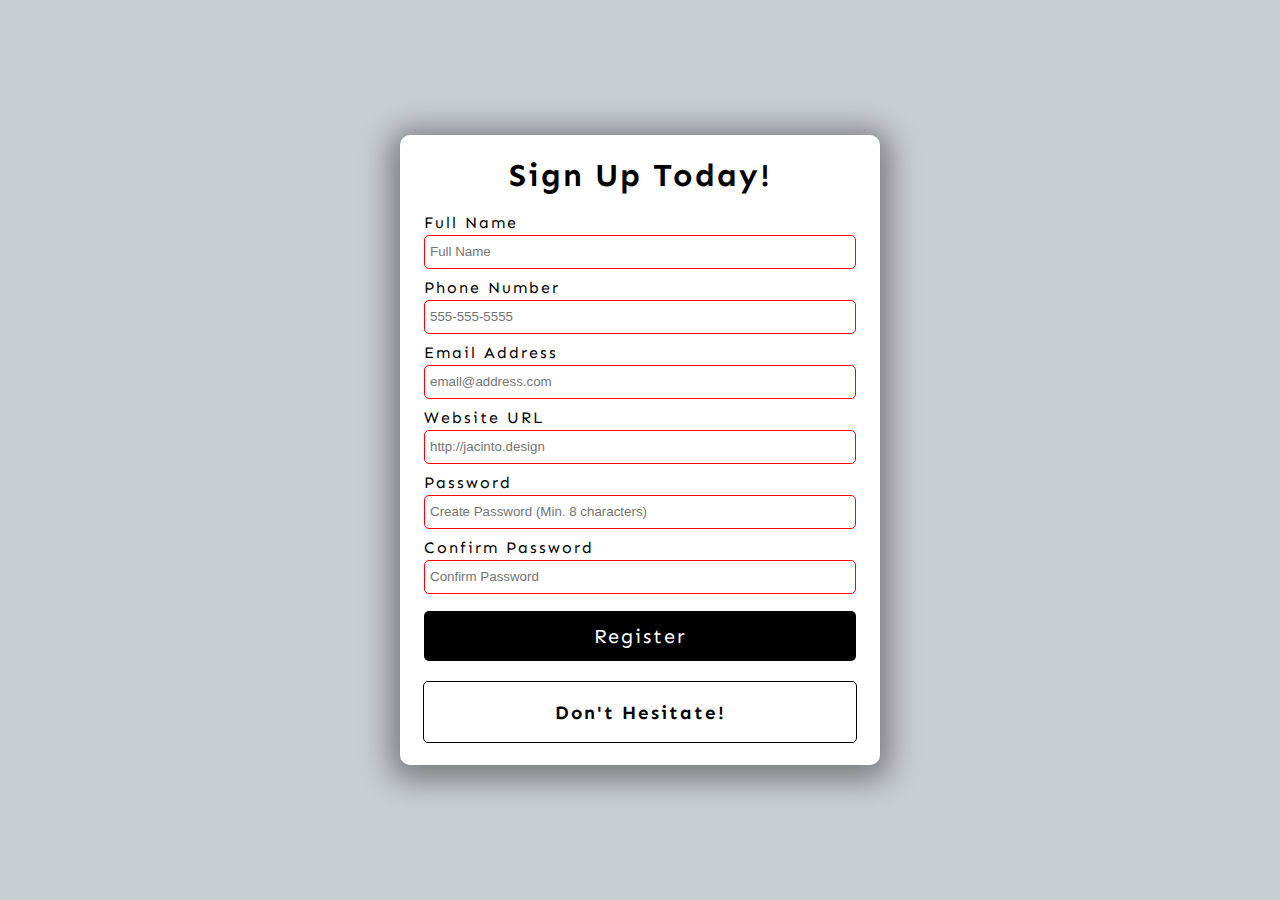
<file: Project-10-Form-Validation/index.html>
<!DOCTYPE html>
<html lang="en">
<head>
    <meta charset="UTF-8">
    <meta name="viewport" content="width=device-width, initial-scale=1.0">
    <title>Form Validator</title>
    <link rel="icon" type="image/png" href="favicon.png">
    <link rel="stylesheet" href="style.css">
</head>
<body>
  <div class="container">
    <h1>Sign Up Today!</h1>
    <!-- Form -->
    <form id="form">
      <!-- Full Name -->
      <div class="form-group">
        <label for="name">Full Name</label>
        <input type="text" id="name" name="name" 
               placeholder="Full Name" required minlength="3" maxlength="100">
      </div>
      <!-- Phone Number -->
      <div class="form-group">
        <label for="phone">Phone Number</label>
        <input type="tel" id="phone" name="phone" 
               placeholder="555-555-5555" required pattern="[0-9]{3}-[0-9]{3}-[0-9]{4}">
      </div>
      <!-- Email Address -->
      <div class="form-group">
        <label for="email">Email Address</label>
        <input type="email" id="email" name="email" 
               placeholder="email@address.com" required>
      </div>
      <!-- Website URL -->
      <div class="form-group">
        <label for="website">Website URL</label>
        <input type="url" id="website" name="website" 
               placeholder="http://jacinto.design" required>
      </div>
      <!-- Password -->
      <div class="form-group">
        <label for="password1">Password</label>
        <input type="password" id="password1" placeholder="Create Password (Min. 8 characters)" 
               required pattern="^(?=.*\d)(?=.*[a-z])(?=.*[A-Z])(?=.*[a-zA-Z]).{8,}$"
               title="Please include at least 1 uppercase character, 1 lowercase character, and 1 number.">
      </div>
      <!-- Confirm Password -->
      <div class="form-group">
        <label for="password2">Confirm Password</label>
        <input type="password" id="password2" placeholder="Confirm Password"
               required pattern="^(?=.*\d)(?=.*[a-z])(?=.*[A-Z])(?=.*[a-zA-Z]).{8,}$" name="password">
      </div>
      <button type="submit">Register</button>
    </form>
    <!-- Error/Success Message -->
    <div class="message-container">
      <h3 id="message">Don't Hesitate!</h3>
    </div>
  </div>
  <!-- Script -->
  <script src="script.js"></script>
</body>
</html>
</file>
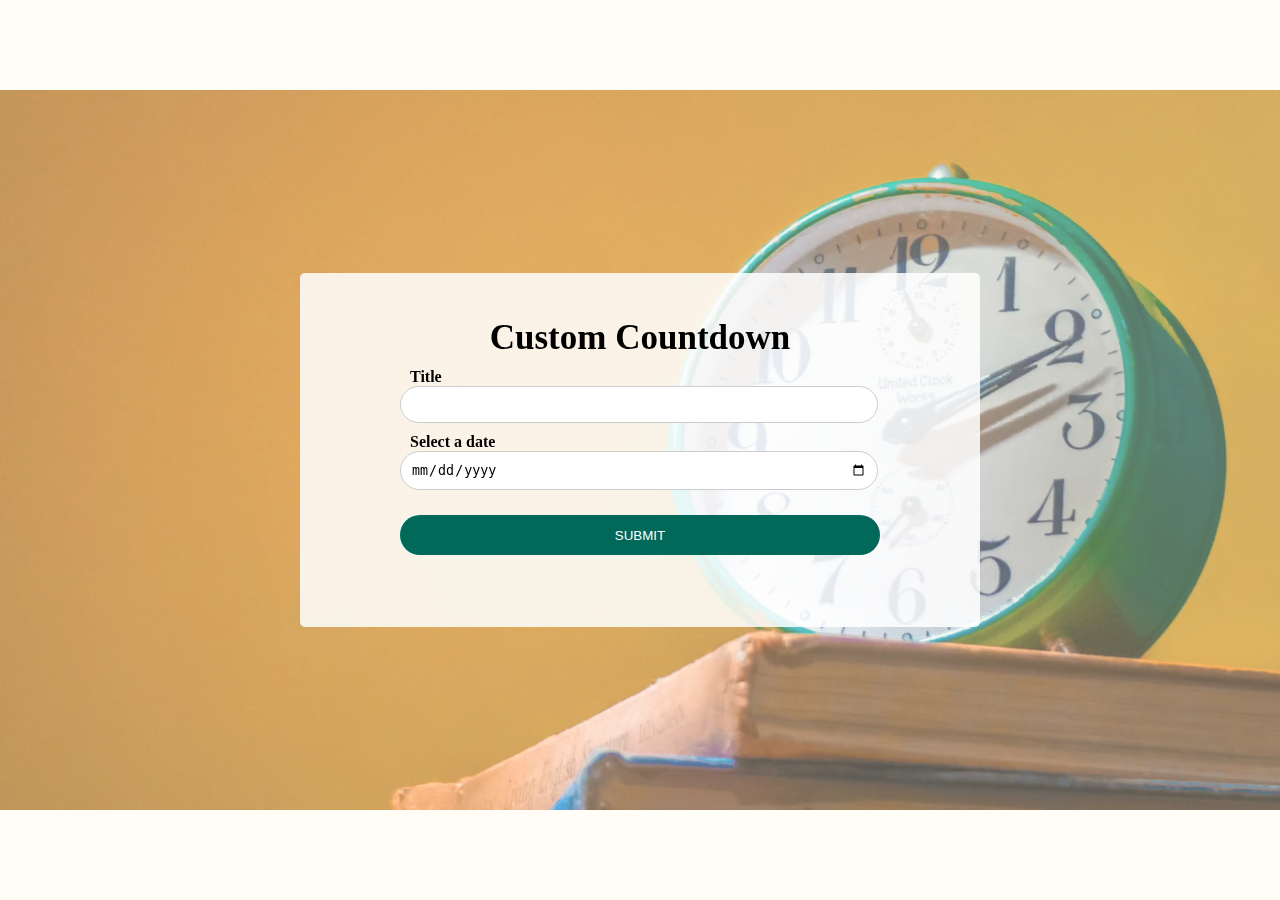
<file: Project-11-CustomCountdown/index.html>
<!DOCTYPE html>
<html lang="en">
  <head>
    <meta charset="UTF-8" />
    <meta name="viewport" content="width=device-width, initial-scale=1.0" />
    <title>Custom Countdown</title>
    <link rel="icon" type="image/png" href="favicon.png" />
    <link rel="stylesheet" href="style.css" />
  </head>
  <body>
    <!-- Script -->
    <video class="video-background" loop muted autoplay>
      <source src="time.mp4 " />
    </video>
    <div class="video-overlay"></div>
    <div class="container">
      <div class="input-container" id="input-container">
        <h1>Custom Countdown</h1>
        <form class="form" id="countdownForm">
          <label for="title">Title</label>
          <input type="text" id="title" />
          <label for="date-picker">Select a date</label>
          <input type="date" name="" id="date-picker" />
          <button type="submit">Submit</button>
        </form>
      </div>
      <div class="countdown" id="countdown" hidden>
        <h1 id="countdown-title"></h1>
        <ul>
          <li><span>1</span>Days</li>
          <li><span></span>Hours</li>
          <li><span></span>Minutes</li>
          <li><span></span>Seconds</li>
        </ul>
        <button id="countdown-button">Reset</button>
      </div>
      <div class="complete" id="complete" hidden>
        <h1 class="complete-title">Countdown Complete</h1>
        <h1 id="complete-info">Countdown Finished on</h1>
        <button id="complete-button">New Countdown</button>
      </div>
    </div>
    <script src="jquery.js"></script>
    <script src="script.js"></script>
  </body>
</html>
</file>
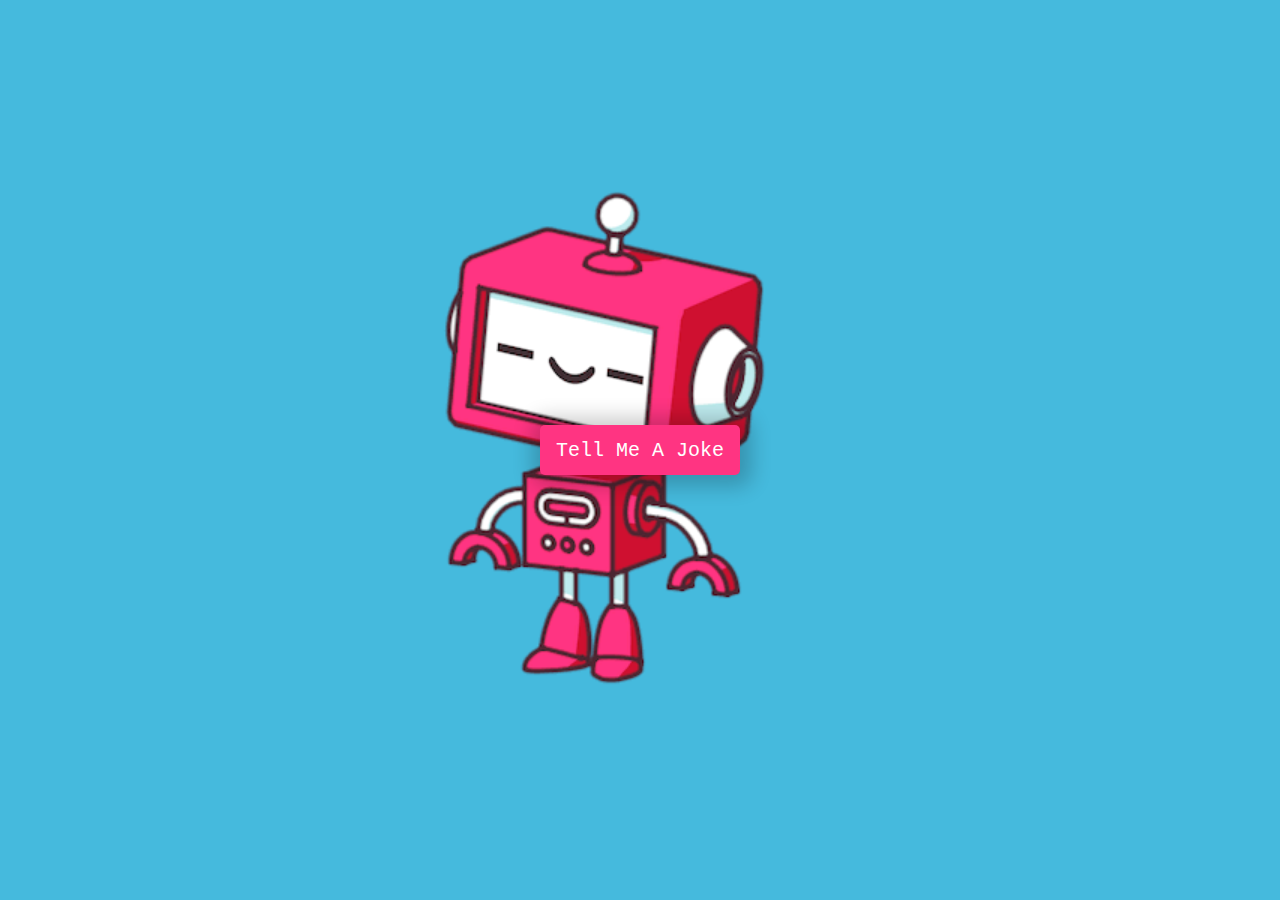
<file: Project-11-Joke Teller/index.html>
<!DOCTYPE html>
<html lang="en">
<head>
    <meta charset="UTF-8">
    <meta name="viewport" content="width=device-width, initial-scale=1.0">
    <title>Joke Teller</title>
    <link rel="icon" type="image/png" href="favicon.png">
    <link rel="stylesheet" href="style.css">
</head>
<body>
    <div class="container">
        <button id="button">Tell Me A Joke</button>    
        <audio id="audio" controls hidden></audio>   
    </div>
    <!-- Script -->
    <script src="voiceRSS.js"></script>
    <script src="script.js"></script>
</body>
</html>
</file>
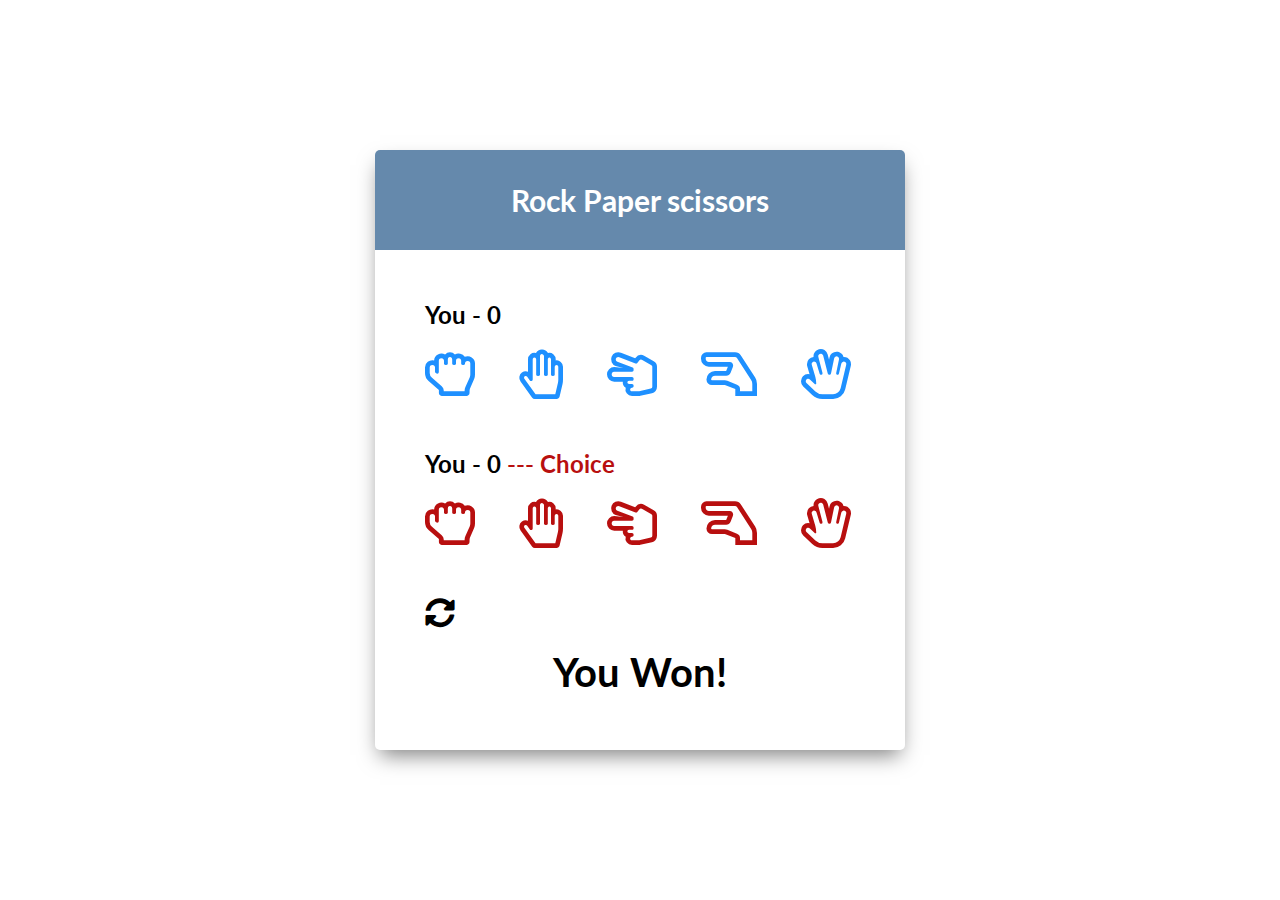
<file: Project-15 - Spock Rock Game/index.html>
<!DOCTYPE html>
<html lang="en">
  <head>
    <meta charset="UTF-8" />
    <meta name="viewport" content="width=device-width, initial-scale=1.0" />
    <title>Spock Rock Game</title>
    <link rel="icon" type="image/png" href="favicon.png" />
    <link
      rel="stylesheet"
      href="https://cdnjs.cloudflare.com/ajax/libs/font-awesome/5.10.2/css/all.min.css"
    />
    <link rel="stylesheet" href="style.css" />
  </head>
  <body>
    <div class="game-container">
      <div class="header">
        <h1>Rock Paper scissors</h1>
      </div>
      <div class="player-container" id="player">
        <h2>
          You - <span id="playerScore">0</span
          ><span class="choice" id="playerChoice"></span>
        </h2>
        <i class="far fa-hand-rock" title="Rock" id="playerRock"></i>
        <i class="far fa-hand-paper" title="Paper" id="playerPaper"></i>
        <i
          class="far fa-hand-scissors"
          title="Scissors"
          id="playerScissors"
        ></i>
        <i class="far fa-hand-lizard" title="Lizard" id="playerLizard"></i>
        <i class="far fa-hand-spock" title="Spock" id="playerSpock"></i>
      </div>
      <div class="player-container" id="computer">
        <h2>
          You - <span id="computerScore">0</span
          ><span class="choice" id="computerChoice"> --- Choice</span>
        </h2>
        <i class="far fa-hand-rock" title="Rock" id="computerRock"></i>
        <i class="far fa-hand-paper" title="Paper" id="computerPaper"></i>
        <i
          class="far fa-hand-scissors"
          title="Scissors"
          id="computerScissors"
        ></i>
        <i class="far fa-hand-lizard" title="lizard" id="computerLizard"></i>
        <i class="far fa-hand-spock" title="spock" id="computerSpock"></i>
      </div>
      <i class="fas fa-sync-alt reset-icon"></i>
      <div class="result-container">
        <h3 class="result-text" id="resultText">You Won!</h3>
      </div>
    </div>
    <script src="jquery.js"></script>
    <script src="script.js"></script>
  </body>
</html>
</file>
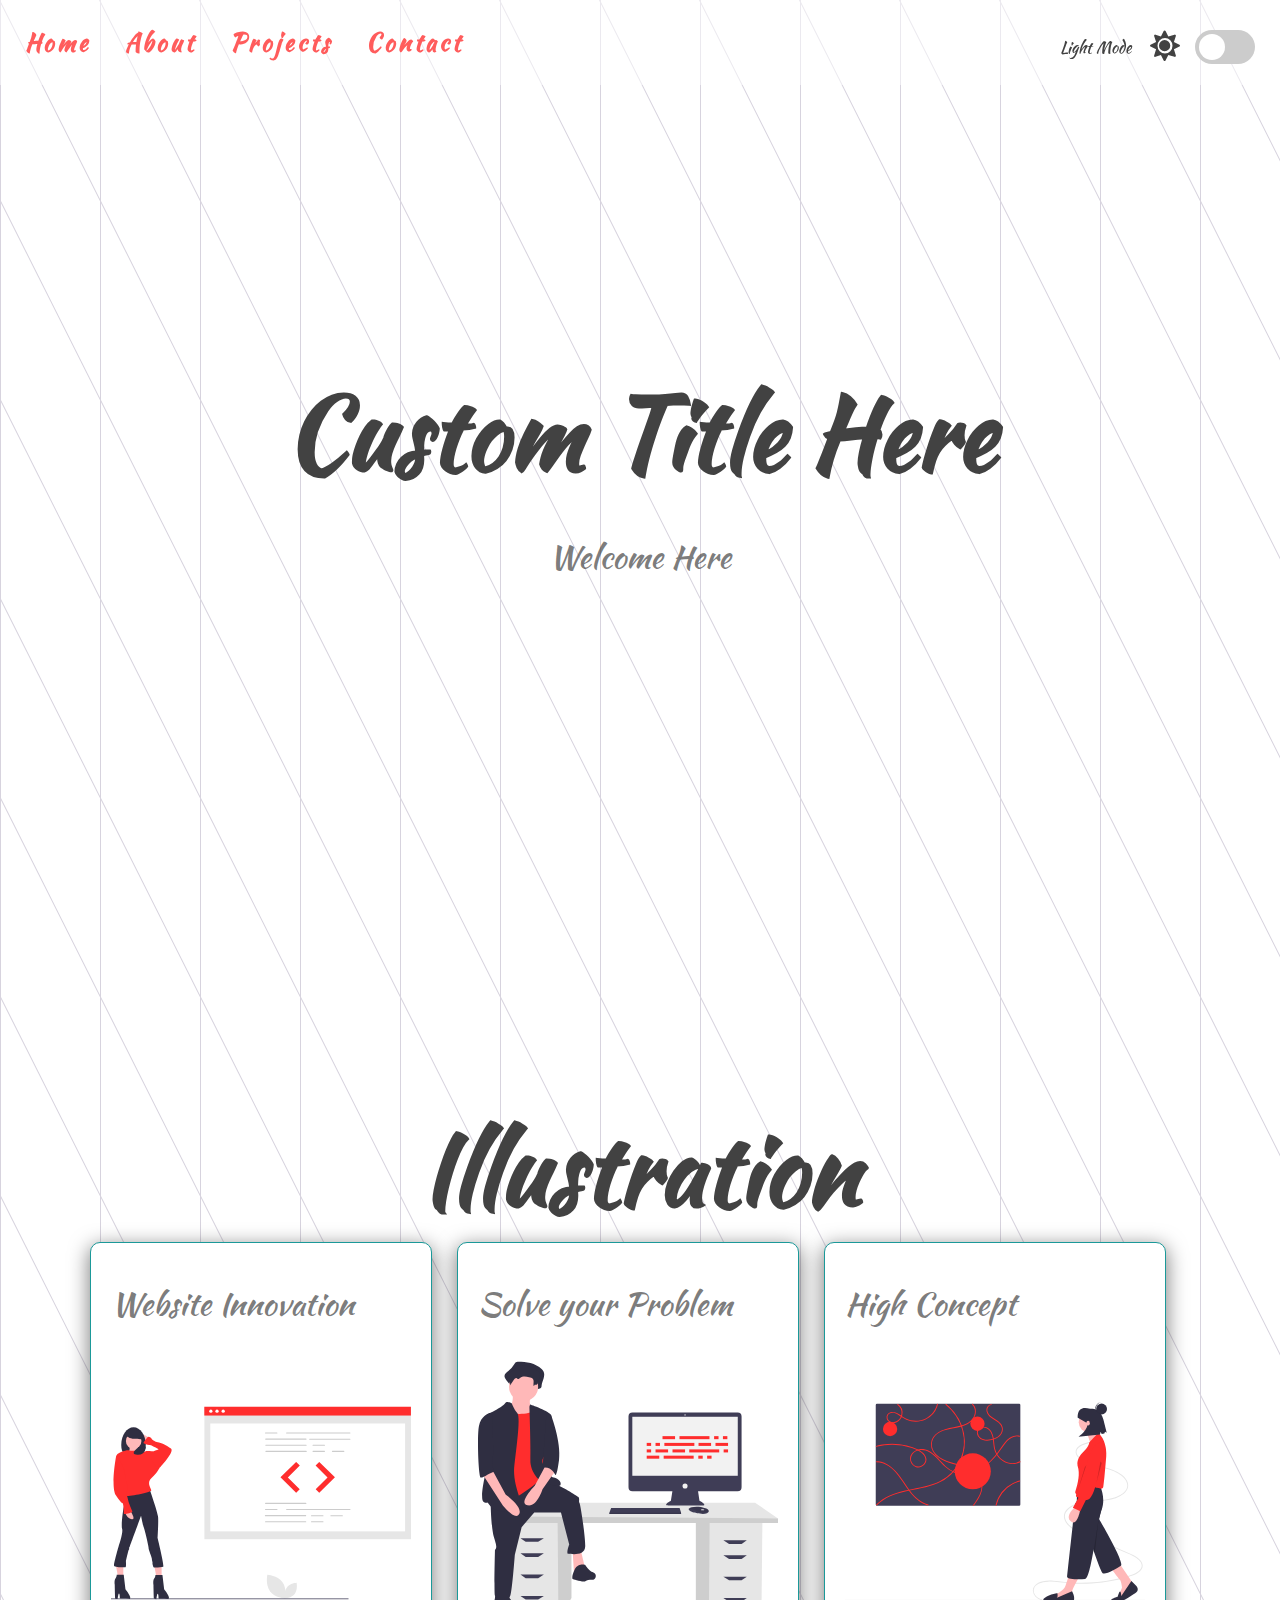
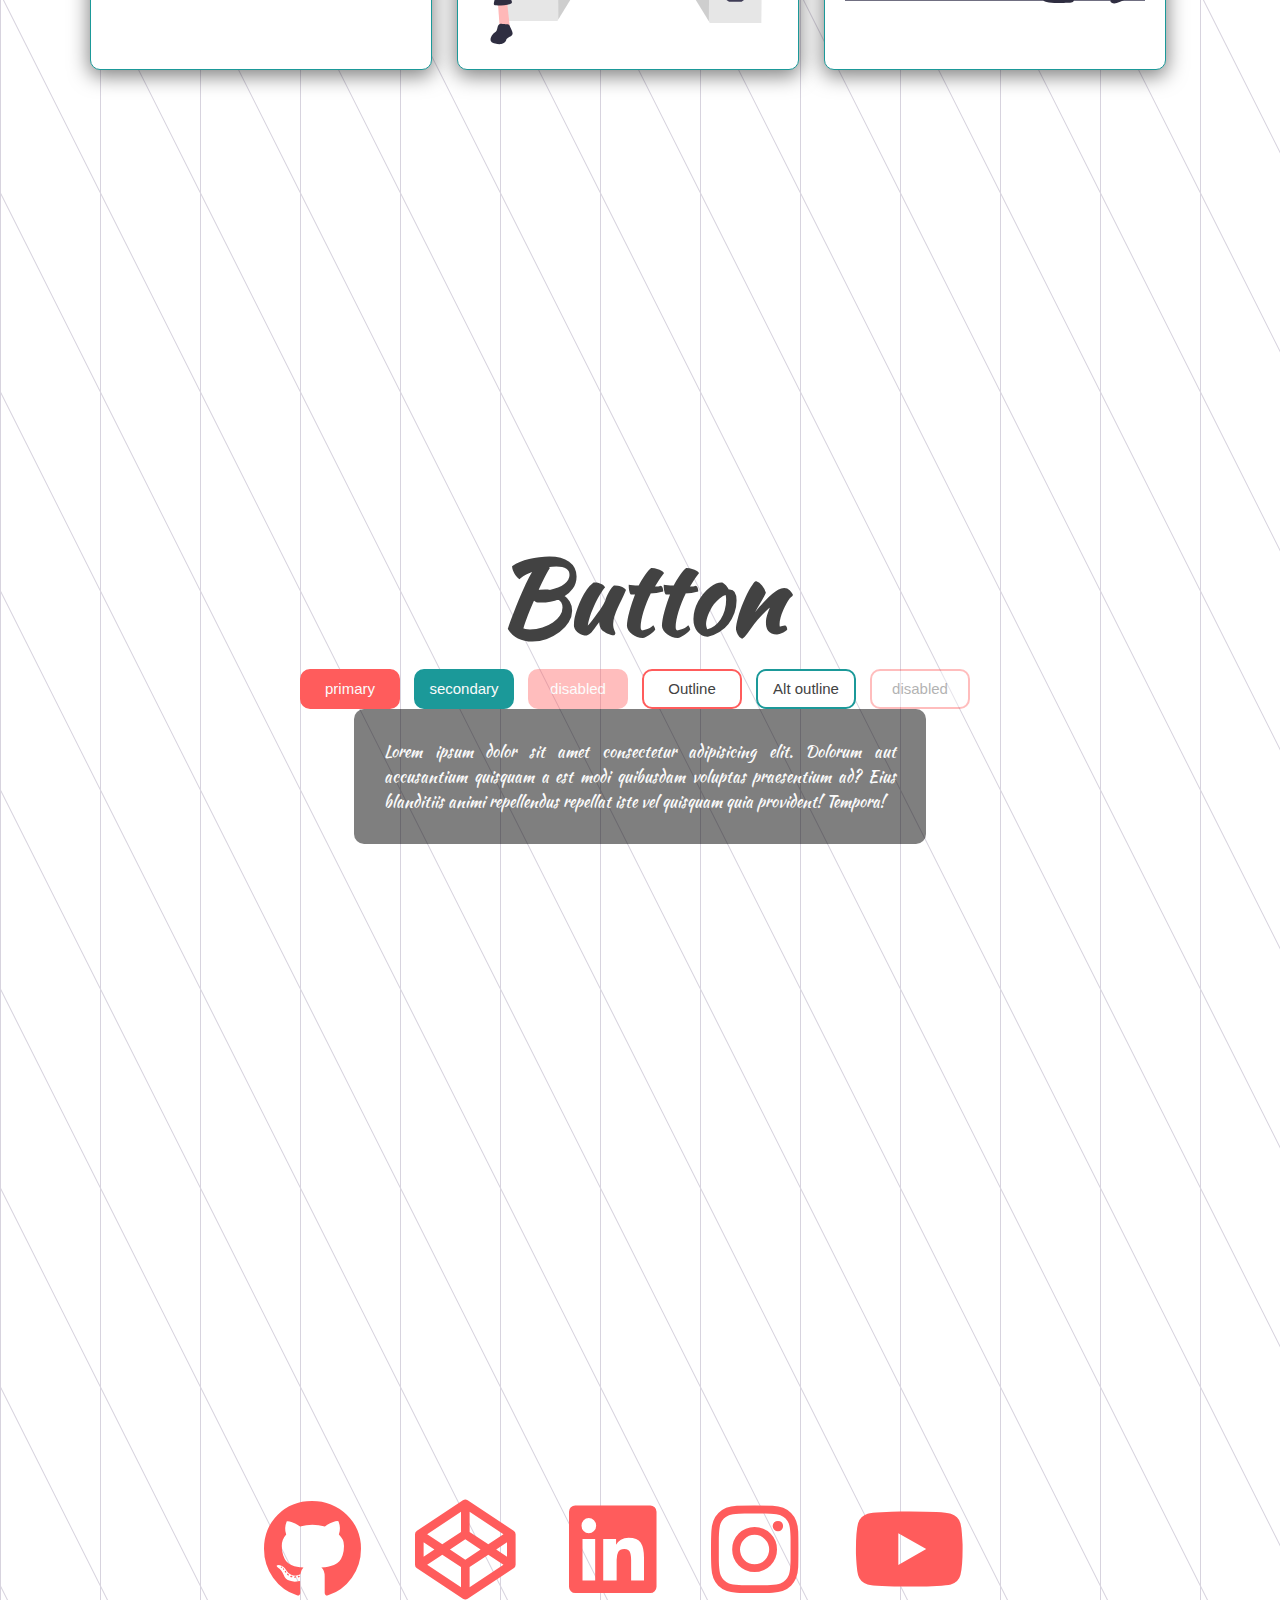
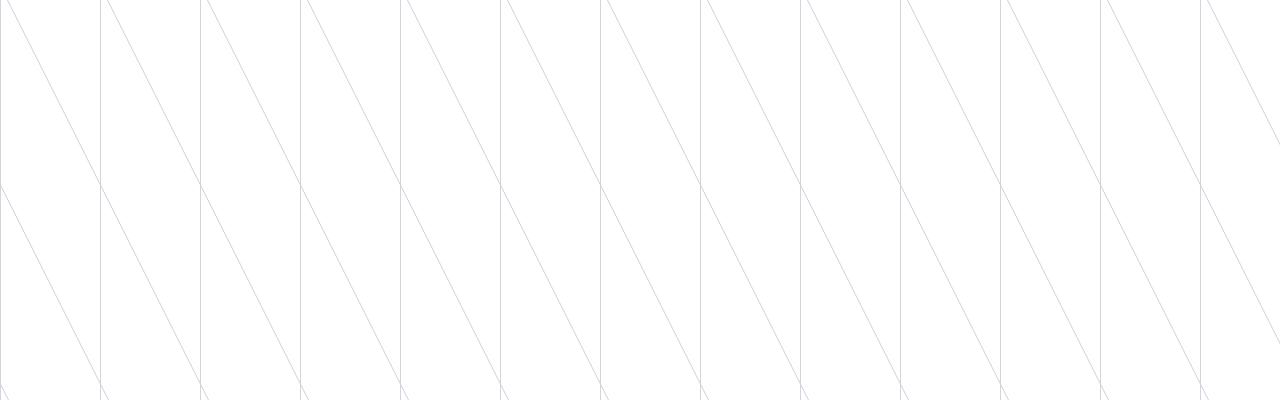
<file: Project-4-Black and white BG/index.html>
<!DOCTYPE html>
<html lang="en">
  <head>
    <meta charset="UTF-8" />
    <meta name="viewport" content="width=device-width, initial-scale=1.0" />
    <title>Light and dark mode</title>
    <link rel="icon" type="image/png" href="favicon.png" />
    <link
      rel="stylesheet"
      href="https://cdnjs.cloudflare.com/ajax/libs/font-awesome/5.10.2/css/all.min.css"
    />
    <link rel="stylesheet" href="style.css" />
  </head>
  <body>
    <div class="theme-switch-wrapper">
      <span id="toggle-icon">
        <span class="toggle-text">Light Mode</span>
        <i class="fas fa-sun"></i>
      </span>
      <label class="theme-switch">
        <input type="checkbox" />
        <div class="slider round"></div>
      </label>
    </div>
    <nav id="nav">
      <a href="#home">Home</a>
      <a href="#about">About</a>
      <a href="#projects">Projects</a>
      <a href="#contact">Contact</a>
    </nav>
    <section id="home">
      <div class="title-group">
        <h1>Custom Title Here</h1>
        <h2>Welcome Here</h2>
      </div>
    </section>
    <section id="about">
      <h1>Illustration</h1>
      <div class="about-container">
        <div class="image-container">
          <h2>Website Innovation</h2>
          <img src="img/undraw_proud_coder_light.svg" id="image1" alt="" />
        </div>
        <div class="image-container">
          <h2>Solve your Problem</h2>
          <img src="img/undraw_feeling_proud_light.svg" id="image2" alt="" />
        </div>
        <div class="image-container">
          <h2>High Concept</h2>
          <img src="img/undraw_conceptual_idea_light.svg" id="image3" alt="" />
        </div>
      </div>
    </section>
    <section id="projects">
      <h1>Button</h1>
      <div class="bttons">
        <button class="primary">primary</button>
        <button class="secondary">secondary</button>
        <button class="primary" disabled>disabled</button>
        <button class="outline">Outline</button>
        <button class="secondary outline">Alt outline</button>
        <button class="outline" disabled>disabled</button>
      </div>
      <div class="text-box" id="text-box">
        <p>
          Lorem ipsum dolor sit amet consectetur adipisicing elit. Dolorum aut
          accusantium quisquam a est modi quibusdam voluptas praesentium ad?
          Eius blanditiis animi repellendus repellat iste vel quisquam quia
          provident! Tempora!
        </p>
      </div>
    </section>
    <section id="contact">
      <div class="social-icons">
        <i class="fab fa-github"></i>
        <i class="fab fa-codepen"></i>
        <i class="fab fa-linkedin"></i>
        <i class="fab fa-instagram"></i>
        <i class="fab fa-youtube"></i>
      </div>
    </section>
    <!-- <script src="/jquery.js"></script> -->
    <script
      src="https://code.jquery.com/jquery-3.6.0.js"
      integrity="sha256-H+K7U5CnXl1h5ywQfKtSj8PCmoN9aaq30gDh27Xc0jk="
      crossorigin="anonymous"
    ></script>
    <script src="script.js"></script>
  </body>
</html>
</file>
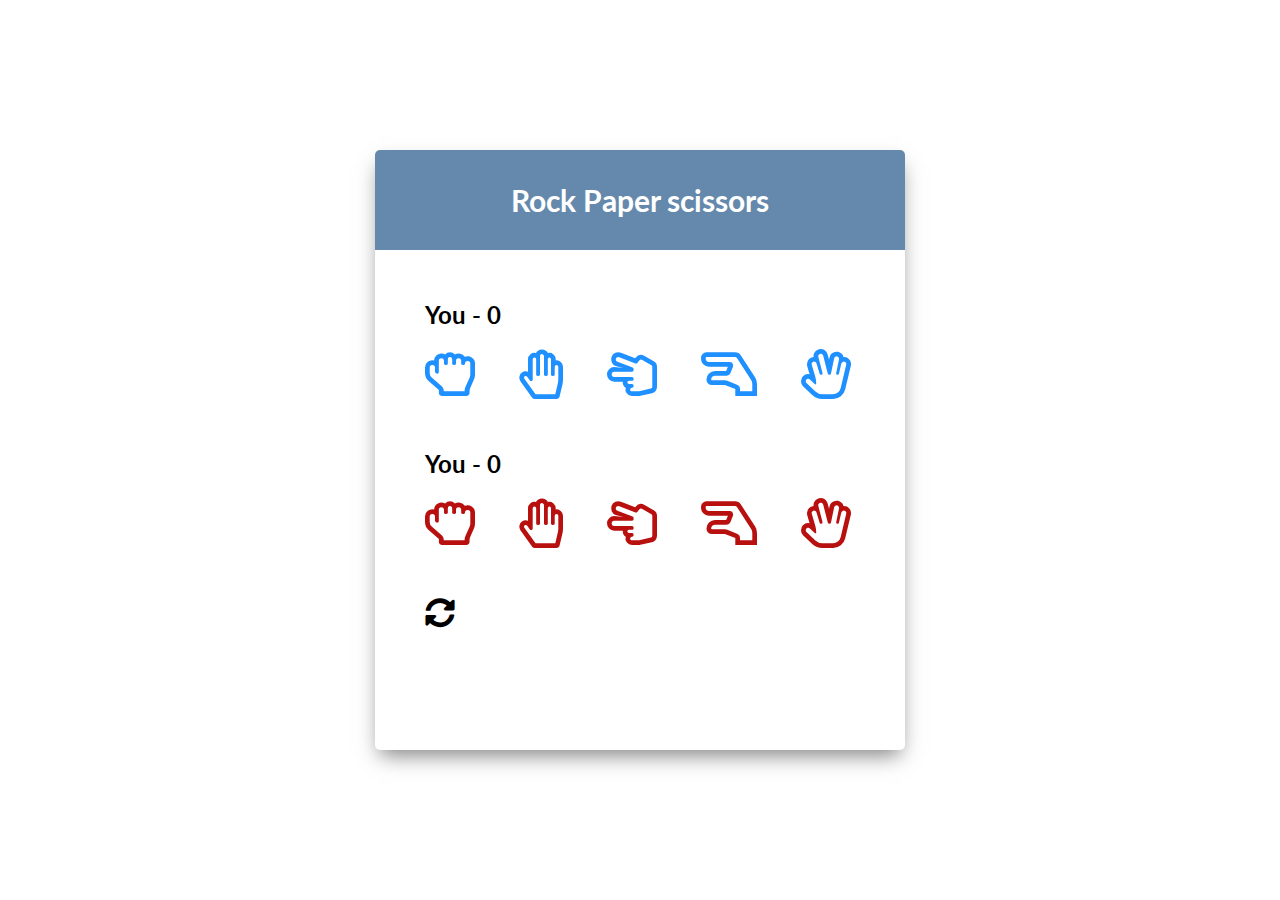
<file: Project-9- Spock Rock Game/index.html>
<!DOCTYPE html>
<html lang="en">
  <head>
    <meta charset="UTF-8" />
    <meta name="viewport" content="width=device-width, initial-scale=1.0" />
    <title>Spock Rock Game</title>
    <link rel="icon" type="image/png" href="favicon.png" />
    <link
      rel="stylesheet"
      href="https://cdnjs.cloudflare.com/ajax/libs/font-awesome/5.10.2/css/all.min.css"
    />
    <link rel="stylesheet" href="style.css" />
  </head>
  <body>
    <div class="game-container">
      <div class="header">
        <h1>Rock Paper scissors</h1>
      </div>
      <div class="player-container" id="player">
        <h2>
          You - <span id="playerScore">0</span
          ><span class="choice" id="playerChoice"></span>
        </h2>
        <i class="far fa-hand-rock" title="Rock" id="playerRock"></i>
        <i class="far fa-hand-paper" title="Paper" id="playerPaper"></i>
        <i
          class="far fa-hand-scissors"
          title="Scissors"
          id="playerScissors"
        ></i>
        <i class="far fa-hand-lizard" title="Lizard" id="playerLizard"></i>
        <i class="far fa-hand-spock" title="Spock" id="playerSpock"></i>
      </div>
      <div class="player-container" id="computer">
        <h2>
          You - <span id="computerScore">0</span
          ><span class="choice" id="computerChoice"> --- Choice</span>
        </h2>
        <i class="far fa-hand-rock" title="Rock" id="computerRock"></i>
        <i class="far fa-hand-paper" title="Paper" id="computerPaper"></i>
        <i
          class="far fa-hand-scissors"
          title="Scissors"
          id="computerScissors"
        ></i>
        <i class="far fa-hand-lizard" title="Lizard" id="computerLizard"></i>
        <i class="far fa-hand-spock" title="Spock" id="computerSpock"></i>
      </div>
      <i class="fas fa-sync-alt reset-icon" id="resetbtn"></i>
      <div class="result-container">
        <h3 class="result-text" id="resultText">You Won!</h3>
      </div>
    </div>
    <script src="jquery.js"></script>
    <script src="script.js"></script>
  </body>
</html>
</file>
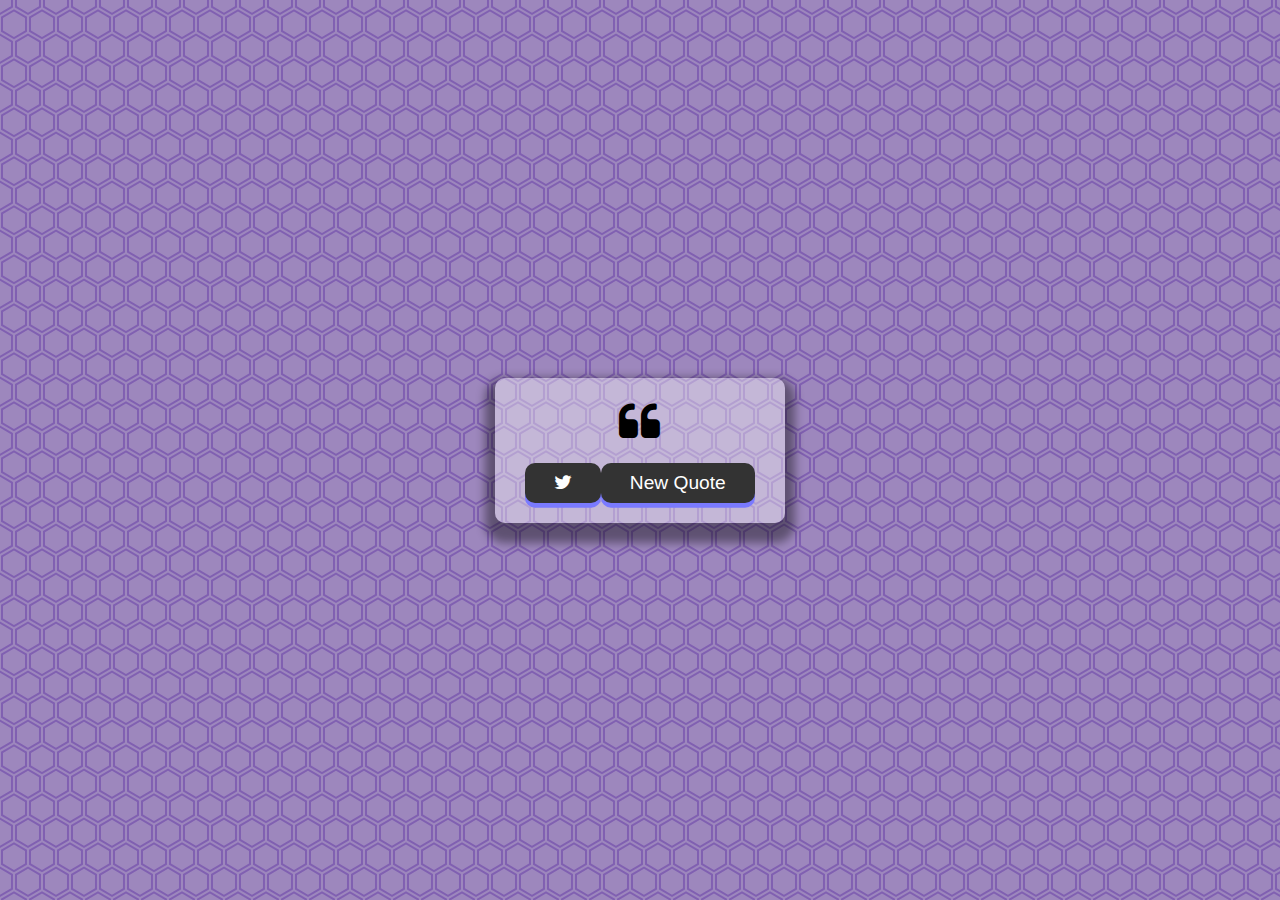
<file: Project-1-Quote generator/Quote generator my code/index.html>
<!DOCTYPE html>
<html lang="en">
  <head>
    <meta charset="UTF-8" />
    <meta http-equiv="X-UA-Compatible" content="IE=edge" />
    <meta name="viewport" content="width=device-width, initial-scale=1.0" />
    <title>Quote Generator</title>
    <link rel="stylesheet" href="style.css" />
    <link
      rel="stylesheet"
      href="https://cdnjs.cloudflare.com/ajax/libs/font-awesome/4.7.0/css/font-awesome.min.css"
    />
  </head>
  <body>
    <div class="quote-container" id="quote-container">
      <div class="quote-text">
        <i class="fa fa-quote-left">
          <span id="quote"></span>
        </i>
      </div>
      <div class="quote-author">
        <span id="author"></span>
      </div>
      <div class="button-container">
        <button class="twitter-button" id="twitter" title="tweet this!">
          <i class="fa fa-twitter"></i>
        </button>
        <button id="new-quote">New Quote</button>
      </div>
    </div>
    <div class="loader" id="loader"></div>
    <script src="index.js"></script>
  </body>
</html>
</file>
<file: Project-10-Form-Validation/style.css>
@import url("https://fonts.googleapis.com/css?family=Sen&display=swap");

html {
  box-sizing: border-box;
}

body {
  margin: 0;
  min-height: 100vh;
  font-family: Sen, sans-serif;
  letter-spacing: 2px;
  display: flex;
  align-items: center;
  justify-content: center;
  background: #c9ced3;
}

.container {
  width: 480px;
  height: 630px;
  background: white;
  display: flex;
  flex-direction: column;
  align-items: center;
  border-radius: 10px;
  box-shadow: 0 5px 30px 10px rgba(0, 0, 0, 0.4);
}

/* Form */
form {
  width: 90%;
}

.form-group {
  height: 65px;
}

label {
  position: relative;
  bottom: 3px;
}

input {
  width: 100%;
  height: 34px;
  padding: 5px;
  border: 1px solid black;
  border-radius: 5px;
  outline: none;
  box-sizing: border-box;
  transition: all 0.3s;
}

input:valid {
  border: 1px solid green;
}

input:invalid {
  border: 1px solid red;
}

button {
  cursor: pointer;
  color: white;
  background: black;
  border: none;
  border-radius: 5px;
  height: 50px;
  width: 100%;
  font-family: Sen, sans-serif;
  font-size: 20px;
  letter-spacing: 2px;
  margin-top: 5px;
}

button:hover {
  filter: brightness(200%);
  background: rgb(22, 22, 22);
}

button:focus {
  outline: none;
}

.message-container {
  border: 1px solid black;
  border-radius: 5px;
  width: 90%;
  margin-top: 20px;
  display: flex;
  justify-content: center;
  color: black;
}
</file>
<file: Project-11-CustomCountdown/style.css>
html {
  box-sizing: border-box;
}

body {
  margin: 0;
  min-height: 100vh;
  overflow-y: hidden;
  display: flex;
  align-items: center;
}

/* Video Background */
.video-background {
  position: fixed;
  right: 0;
  bottom: 0;
  width: 100vw;
  height: auto;
}

video {
  position: absolute;
  top: 50%;
  left: 50%;
  transform: translate(-50%, -50%);
}

.video-overlay {
  position: fixed;
  left: 0;
  top: 0;
  height: 100vh;
  width: 100vw;
  background: rgba(255, 250, 230, 0.35);
}

/* Container */
.container {
  min-width: 580px;
  min-height: 304px;
  color: black;
  margin: 0 auto;
  padding: 25px 50px;
  border-radius: 5px;
  z-index: 2;
  display: flex;
  justify-content: center;
  background: rgba(255, 255, 255, 0.85);
}

.input-container {
  position: relative;
  top: 20px;
}

h1 {
  font-size: 35px;
  text-align: center;
  margin-top: 0;
  margin-bottom: 10px;
}

/* Form */
.form {
  width: 480px;
}

label {
  font-weight: bold;
  margin-left: 10px;
}

input {
  width: 95%;
  margin-bottom: 10px;
  padding: 10px;
  border: 1px solid #ccc;
  border-radius: 20px;
  background: #fff;
  outline: none;
}

/* Button */
button {
  width: 100%;
  height: 40px;
  border-radius: 20px;
  margin-top: 15px;
  border: none;
  text-transform: uppercase;
  background: #006959;
  color: white;
  cursor: pointer;
  outline: none;
}
button:hover {
  filter: brightness(80%);
}

/* Countdown */
ul {
  margin-left: -45px;
}

li {
  display: inline-block;
  font-size: 30px;
  list-style-type: none;
  padding: 10px;
  text-transform: uppercase;
}

li span {
  display: block;
  font-size: 80px;
  text-align: center;
}

/* Complete */
.complete {
  position: relative;
  top: 60px;
}
.complete-title {
  animation: complete 4s infinite;
}
@keyframes complete {
  0% {
    color: rgb(228, 13, 13);
  }
  25% {
    color: rgb(228, 206, 13);
  }
  50% {
    color: rgb(13, 228, 49);
    transform: scale(1.5);
  }
  75% {
    color: rgb(13, 221, 228);
  }
  100% {
    color: rgb(221, 13, 228);
  }
}
/* Media Query: Large Smartphone (Vertical) */
@media screen and (max-width: 600px) {
  .video-background {
    height: 100vh;
    width: 100vw;
  }

  video {
    object-fit: cover;
    object-position: 70%;
    margin-top: -1px;
  }

  .container {
    min-width: unset;
    width: 95vw;
    min-height: 245px;
    padding: 20px;
    margin: 10px;
  }

  .input-container {
    top: unset;
  }

  .countdown {
    position: relative;
    top: 10px;
  }

  .form {
    width: unset;
  }

  input {
    width: 93%;
  }

  h1 {
    font-size: 20px;
  }

  li {
    font-size: 15px;
  }

  li span {
    font-size: 40px;
  }
}
</file>
<file: Project-11-Joke Teller/style.css>
/* ROBOT.GIF from Giphy - https://giphy.com/gifs/robot-cinema-4d-eyedesyn-3o7abtn7DuREEpsyWY */

html {
  box-sizing: border-box;
}

body {
  margin: 0;
  background: #45badd;
}

.container {
  height: 100vh;
  width: 100vw;
  display: flex;
  flex-direction: column;
  justify-content: center;
  align-items: center;
  background: url('./robot.gif');
  background-size: contain;
  background-position: left center;
  background-repeat: no-repeat;
}

button {
  cursor: pointer;
  outline: none;
  width: 200px;
  height: 50px;
  font-family: Courier, monospace;
  font-size: 20px;
  color: white;
  background: #ff3482;
  border: none;
  border-radius: 5px;
  box-shadow: 2px 2px 20px 10px rgba(0, 0, 0, 0.2);
}

button:hover {
  filter: brightness(95%);
}

button:active {
  transform: scale(0.98);
}

button:disabled {
  cursor: default;
  filter: brightness(30%);
}

/* Media Query: Tablet or Smaller */
@media screen and (max-width: 1000px) {
  .container {
    background-position: center center;
    background-size: cover;
  }

  button {
    box-shadow: 5px 5px 30px 20px rgba(0, 0, 0, 0.5);
  }
}
</file>
<file: Project-15 - Spock Rock Game/style.css>
@import url("https://fonts.googleapis.com/css?family=Lato&display=swap");

html {
  box-sizing: border-box;
}

body {
  margin: 0;
  min-height: 100vh;

  font-family: Lato, sans-serif;
  display: flex;
  justify-content: center;
  align-items: center;
}

.game-container {
  width: 530px;
  height: 600px;
  background: white;
  border-radius: 5px;
  box-shadow: 0 10px 20px -5px rgba(0, 0, 0, 0.5);
}

.header {
  background: rgb(101, 137, 172);
  height: 100px;
  border-top-left-radius: 5px;
  border-top-right-radius: 5px;
  display: flex;
  justify-content: center;
  align-items: center;
}

h1 {
  color: white;
  font-size: 30px;
}

.player-container {
  margin: 50px;
}

h2 {
  margin-bottom: 20px;
}

.far {
  font-size: 50px;
  margin-right: 40px;
  User-select: none;
}

#player .far,
#player .choice {
  color: dodgerblue;
  cursor: pointer;
}

#computer .far,
#computer .choice {
  color: rgb(184, 15, 15);
}

.selected {
  color: black !important;
}

#player .far:last-of-type,
#computer .far:last-of-type {
  margin-right: 0;
}


.reset-icon {
  font-size: 30px;
  cursor: pointer;
  margin-left: 50px;
}

.result-container {
  display: flex;
  justify-content: center;
  align-items: center;
}

.result-text {
  font-size: 40px;
  margin: unset;
  margin-top: 20px;
}

/* Media Query: Large Smartphone (Vertical) */
@media screen and (max-width: 600px) {
  .game-container {
    width: 95%;
    height: 580px;
  }

  h1 {
    font-size: 24px;
  }

  .player-container {
    margin: 50px 0 25px 25px;
  }

  .far {
    margin-right: 20px;
  }

  .reset-icon {
    margin-top: 25px;
    margin-left: 25px;
  }
}

/* Media Query: iPhone (Vertical) */
@media screen and (max-width: 376px) {
  .game-container {
    height: 550px;
  }

  h1 {
    font-size: 22px;
  }

  .player-container {
    margin: 43px 0 25px 20px;
  }

  .far {
    font-size: 43px;
  }

  .reset-icon {
    margin-top: 15px;
  }

  .result-container {
    margin: 0 20px;
  }
}
</file>
<file: Project-4-Black and white BG/style.css>
@import url("https://fonts.googleapis.com/css2?family=Kaushan+Script&family=Roboto+Mono:wght@100&display=swap");
:root {
  --primary-color: rgb(255, 92, 92);
  --primary-variant: #ff2d2d;
  --secondary-color: #1b9999;
  --on-primary: rgb(250, 250, 250);
  --on-background: rgb(66, 66, 66);
  --on-background-alt: rgba(66, 66, 66, 0.7);
  --background: rgb(255, 255, 255);
  --box-shadow: 0 5px 20px 1px rgba(0, 0, 0, 0.5);
}

[data-theme="dark"] {
  --primary-color: rgb(150, 65, 255);
  --primary-variant: #6c63ff;
  --secondary-color: #03dac5;
  --on-primary: #000;
  --on-background: rgba(255, 255, 255, 0.9);
  --on-background-alt: rgba(255, 255, 255, 0.7);
  --background: #121212;
}

html {
  box-sizing: border-box;
  scroll-behavior: smooth;
}

body {
  margin: 0;
  color: var(--on-background);
  font-family: Kaushan Script;
  background-color: var(--background);
  background-image: url("data:image/svg+xml,%3Csvg xmlns='http://www.w3.org/2000/svg' width='100' height='199' viewBox='0 0 100 199'%3E%3Cg fill='%239C92AC' fill-opacity='0.4'%3E%3Cpath d='M0 199V0h1v1.99L100 199h-1.12L1 4.22V199H0zM100 2h-.12l-1-2H100v2z'%3E%3C/path%3E%3C/g%3E%3C/svg%3E");
}

section {
  min-height: 100vh;
  display: flex;
  justify-content: center;
  align-items: center;
  flex-direction: column;
}

h1 {
  font-size: 100px;
  margin-bottom: 0;
}

h2 {
  font-size: 32px;
  font-weight: normal;
  color: var(--on-background-alt);
}

/* Navigation */
nav {
  z-index: 10;
  position: fixed;
  font-size: 24px;
  letter-spacing: 3px;
  padding: 25px;
  width: 100vw;
  background: rgb(255 255 255 / 50%);
}

a {
  margin-right: 25px;
  color: var(--primary-color);
  text-decoration: none;
  border-bottom: 3px solid transparent;
  font-weight: bold;
}

a:hover,
a:focus {
  color: var(--on-background);
  border-bottom: 3px solid;
}

/* Home Section */
.title-group {
  text-align: center;
}

/* About Section */
.about-container {
  display: flex;
}

.image-container {
  border: 1px solid var(--secondary-color);
  border-radius: 10px;
  padding: 10px 20px;
  margin-right: 25px;
  width: auto;
  background: var(--background);
  box-shadow: var(--box-shadow);
}

img {
  height: 300px;
  width: 300px;
}

/* Projects Section */
.buttons {
  margin-top: 15px;
  margin-bottom: 50px;
}

button {
  min-width: 100px;
  height: 40px;
  cursor: pointer;
  border-radius: 10px;
  margin-right: 10px;
  border: 2px solid var(--primary-color);
  font-size: 15px;
  outline: none;
}

button:disabled {
  opacity: 0.4;
  cursor: default;
}

button:hover:not(.outline) {
  filter: brightness(110%);
}

.primary {
  background: var(--primary-color);
  color: var(--on-primary);
}

.secondary {
  border: 2px solid var(--secondary-color);
}

.secondary,
.secondary:hover,
.outline.secondary:hover {
  background: var(--secondary-color);
  color: var(--on-primary);
}

.outline {
  background: var(--background);
  color: var(--on-background);
}

.outline:hover {
  background: var(--primary-color);
  color: var(--on-primary);
}

.text-box {
  width: 40%;
  text-align: justify;
  background: rgb(0 0 0 / 50%);
  color: var(--on-primary);
  border-radius: 10px;
  padding: 30px;
}

p {
  margin: 0;
  line-height: 25px;
}

/* Contact Section */
.fab {
  font-size: 100px;
  margin-right: 50px;
  cursor: pointer;
  color: var(--primary-color);
}

.fab:hover {
  color: var(--on-background);
}

/* Dark Mode Toggle */
.theme-switch-wrapper {
  display: flex;
  align-items: center;
  z-index: 100;
  position: fixed;
  right: 25px;
  top: 30px;
}

.theme-switch-wrapper span {
  margin-right: 10px;
  font-size: 1rem;
}

.toggle-text {
  position: relative;
  top: -4px;
  right: 5px;
  color: var(--on-background);
}

.theme-switch {
  display: inline-block;
  height: 34px;
  position: relative;
  width: 60px;
}

.theme-switch input {
  display: none;
}

.slider {
  background: #ccc;
  bottom: 0;
  cursor: pointer;
  left: 0;
  position: absolute;
  right: 0;
  top: 0;
  transition: 0.4s;
}

.slider::before {
  background: #fff;
  bottom: 4px;
  content: "";
  height: 26px;
  left: 4px;
  position: absolute;
  transition: 0.4s;
  width: 26px;
}

input:checked + .slider {
  background: var(--primary-color);
}

input:checked + .slider::before {
  transform: translateX(26px);
}

.slider.round {
  border-radius: 34px;
}

.slider.round::before {
  border-radius: 50%;
}

.fas {
  font-size: 30px;
  margin-right: 5px;
}
</file>
<file: Project-9- Spock Rock Game/style.css>
@import url("https://fonts.googleapis.com/css?family=Lato&display=swap");

html {
  box-sizing: border-box;
}

body {
  margin: 0;
  min-height: 100vh;

  font-family: Lato, sans-serif;
  display: flex;
  justify-content: center;
  align-items: center;
}

.game-container {
  width: 530px;
  height: 600px;
  background: white;
  border-radius: 5px;
  box-shadow: 0 10px 20px -5px rgba(0, 0, 0, 0.5);
}

.header {
  background: rgb(101, 137, 172);
  height: 100px;
  border-top-left-radius: 5px;
  border-top-right-radius: 5px;
  display: flex;
  justify-content: center;
  align-items: center;
}

h1 {
  color: white;
  font-size: 30px;
}

.player-container {
  margin: 50px;
}

h2 {
  margin-bottom: 20px;
}

.far {
  font-size: 50px;
  margin-right: 40px;
  User-select: none;
}

#player .far,
#player .choice {
  color: dodgerblue;
  cursor: pointer;
}

#computer .far,
#computer .choice {
  color: rgb(184, 15, 15);
}

.selected {
  color: black !important;
}

#player .far:last-of-type,
#computer .far:last-of-type {
  margin-right: 0;
}


.reset-icon {
  font-size: 30px;
  cursor: pointer;
  margin-left: 50px;
}

.result-container {
  display: flex;
  justify-content: center;
  align-items: center;
}

.result-text {
  font-size: 40px;
  margin: unset;
  margin-top: 20px;
}

/* Media Query: Large Smartphone (Vertical) */
@media screen and (max-width: 600px) {
  .game-container {
    width: 95%;
    height: 580px;
  }

  h1 {
    font-size: 24px;
  }

  .player-container {
    margin: 50px 0 25px 25px;
  }

  .far {
    margin-right: 20px;
  }

  .reset-icon {
    margin-top: 25px;
    margin-left: 25px;
  }
}

/* Media Query: iPhone (Vertical) */
@media screen and (max-width: 376px) {
  .game-container {
    height: 550px;
  }

  h1 {
    font-size: 22px;
  }

  .player-container {
    margin: 43px 0 25px 20px;
  }

  .far {
    font-size: 43px;
  }

  .reset-icon {
    margin-top: 15px;
  }

  .result-container {
    margin: 0 20px;
  }
}
</file>
<file: Project-1-Quote generator/Quote generator my code/style.css>
@import url("https://fonts.googleapis.com/css2?family=Hubballi&display=swap");
body {
  padding: 0;
  margin: 0;
  min-height: 100vh;
  background-color: #9d87bd;
  background-image: url("data:image/svg+xml,%3Csvg xmlns='http://www.w3.org/2000/svg' width='28' height='49' viewBox='0 0 28 49'%3E%3Cg fill-rule='evenodd'%3E%3Cg id='hexagons' fill='%235729a1' fill-opacity='0.41' fill-rule='nonzero'%3E%3Cpath d='M13.99 9.25l13 7.5v15l-13 7.5L1 31.75v-15l12.99-7.5zM3 17.9v12.7l10.99 6.34 11-6.35V17.9l-11-6.34L3 17.9zM0 15l12.98-7.5V0h-2v6.35L0 12.69v2.3zm0 18.5L12.98 41v8h-2v-6.85L0 35.81v-2.3zM15 0v7.5L27.99 15H28v-2.31h-.01L17 6.35V0h-2zm0 49v-8l12.99-7.5H28v2.31h-.01L17 42.15V49h-2z'/%3E%3C/g%3E%3C/g%3E%3C/svg%3E");
  color: black;
  font-family: Hubbali, sans-serif;
  font-weight: 700;
  text-align: center;
  display: flex;
  align-items: center;
  justify-content: center;
}
.quote-container {
  width: auto;
  max-width: 900px;
  padding: 20px 30px;
  border-radius: 10px;
  background-color: rgba(255, 255, 255, 0.4);
  box-shadow: 0px 10px 10px 10px rgba(0, 0, 0, 0.4);
}
.quote-text {
  font-size: 2.75rem;
}
.long-quote {
  font-size: 2rem;
}
.fa-quote-left {
  font-size: 4rem;
}
.quote-author {
  margin-top: 15px;
  font-size: 2rem;
  font-weight: 400;
  font-style: italic;
}
.button-container {
  margin-top: 15px;
  display: flex;
  justify-content: space-between;
}
button {
  cursor: pointer;
  font-size: 1.2rem;
  height: 2.5rem;
  border: none;
  border-radius: 10px;
  color: #fff;
  background-color: #333;
  outline: none;
  padding: 0.5rem 1.8rem;
  box-shadow: 0 0.3rem rgba(122, 122, 1220.65);
}
button:active {
  transform: translate(0, 0.3rem);
  box-shadow: 0 0.1rem rgba(255, 255, 255, 0.65);
}
.twitter-button:hover {
  color: #33a1f3;
}
.fa-twitter {
  font-size: 2rem;
}

.loader {
  border: 16px solid #f3f3f3; /* Light grey */
  border-top: 16px solid #3498db; /* Blue */
  border-radius: 50%;
  width: 120px;
  height: 120px;
  animation: spin 3s linear infinite;
}

@keyframes spin {
  0% {
    transform: rotate(0deg);
  }
  100% {
    transform: rotate(360deg);
  }
}

@media screen and (max-width: 1000px) {
  .quote-container {
    margin: auto 10px;
  }
  .quote-text {
    font-size: 2.5rem;
  }
}
</file>
